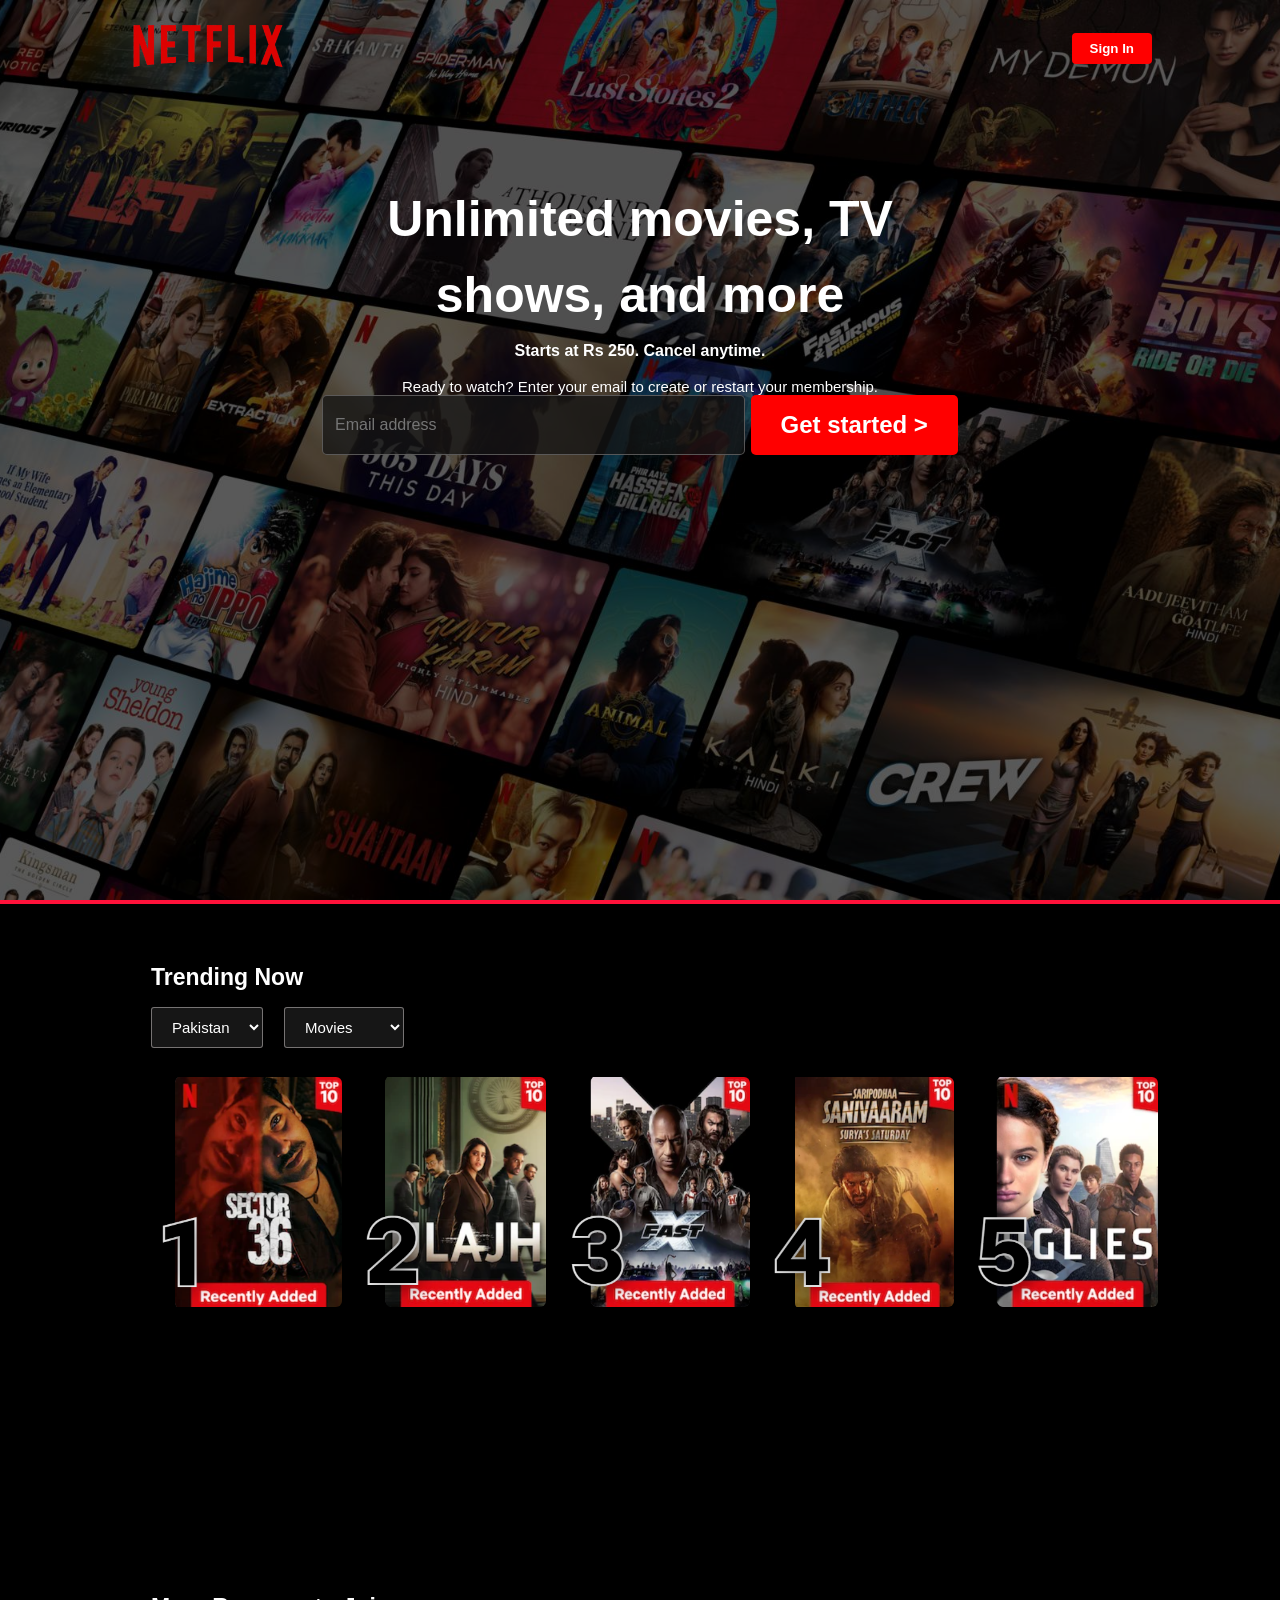
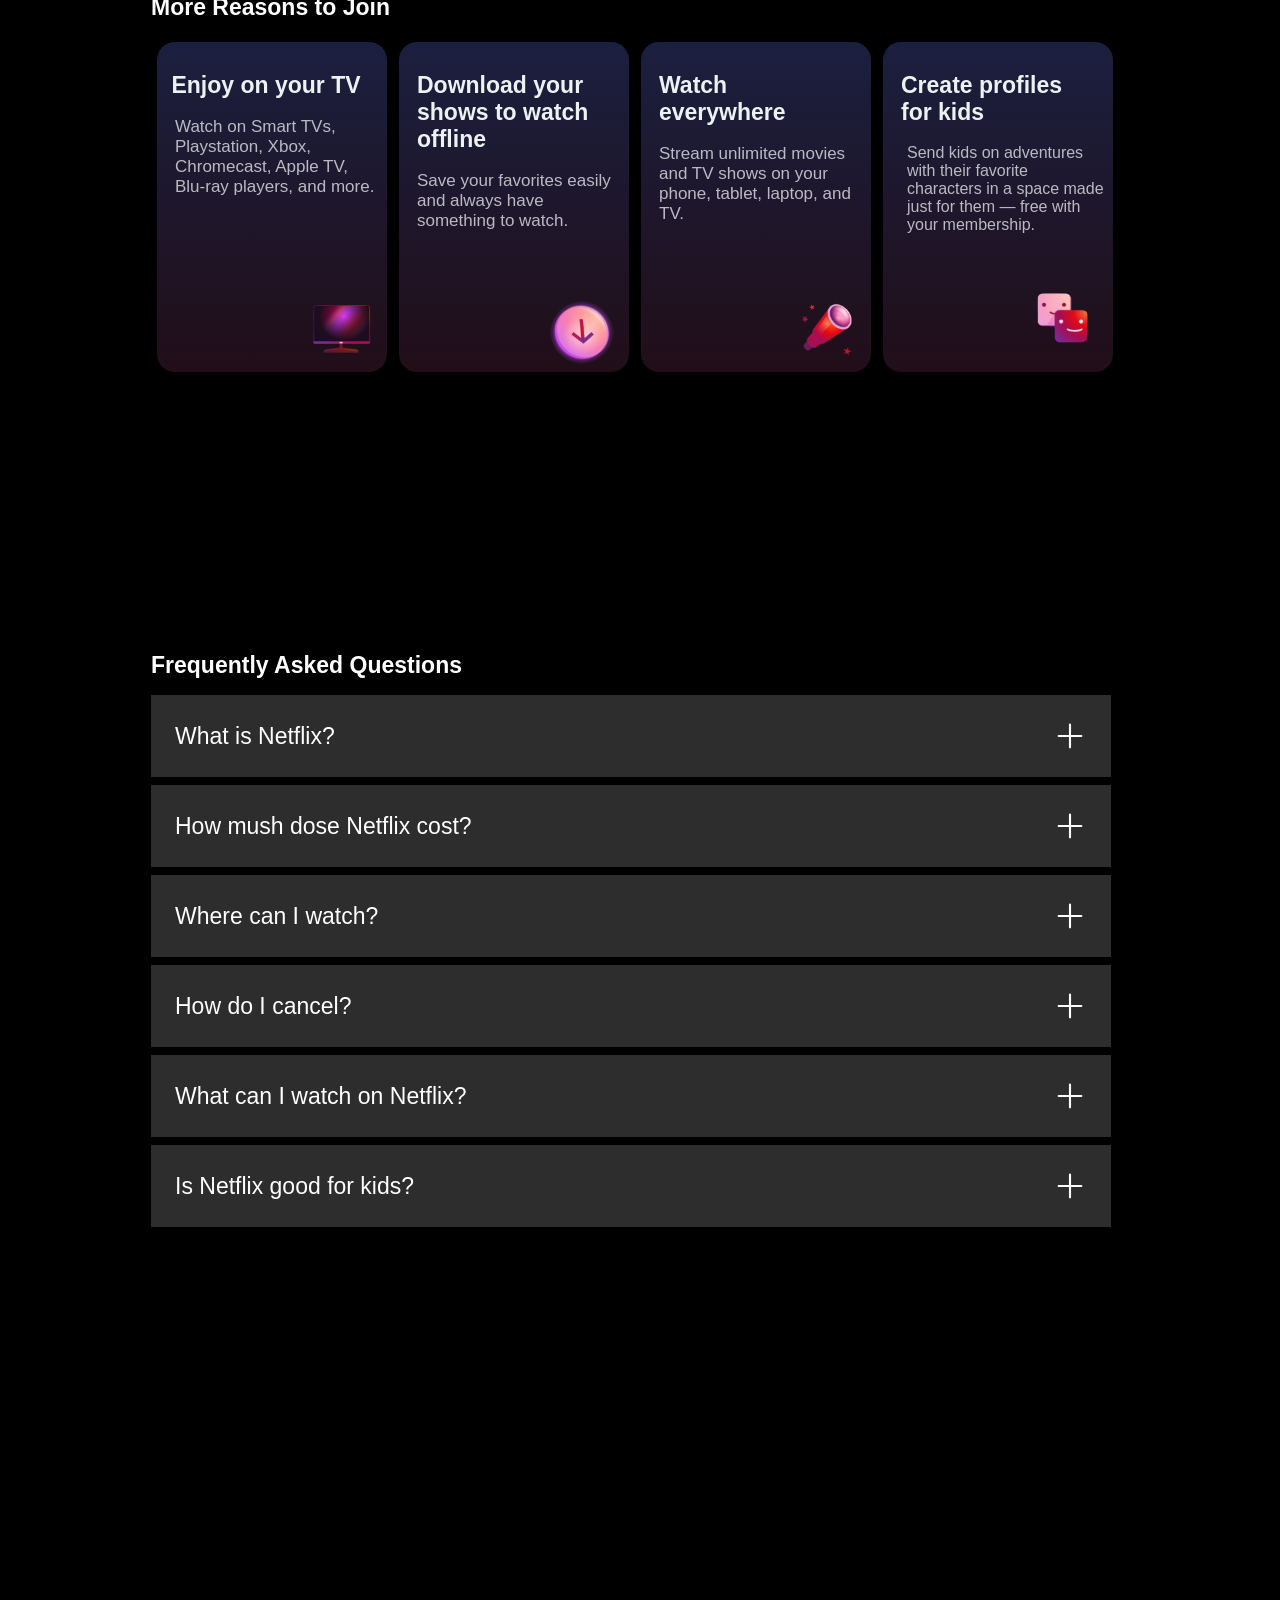
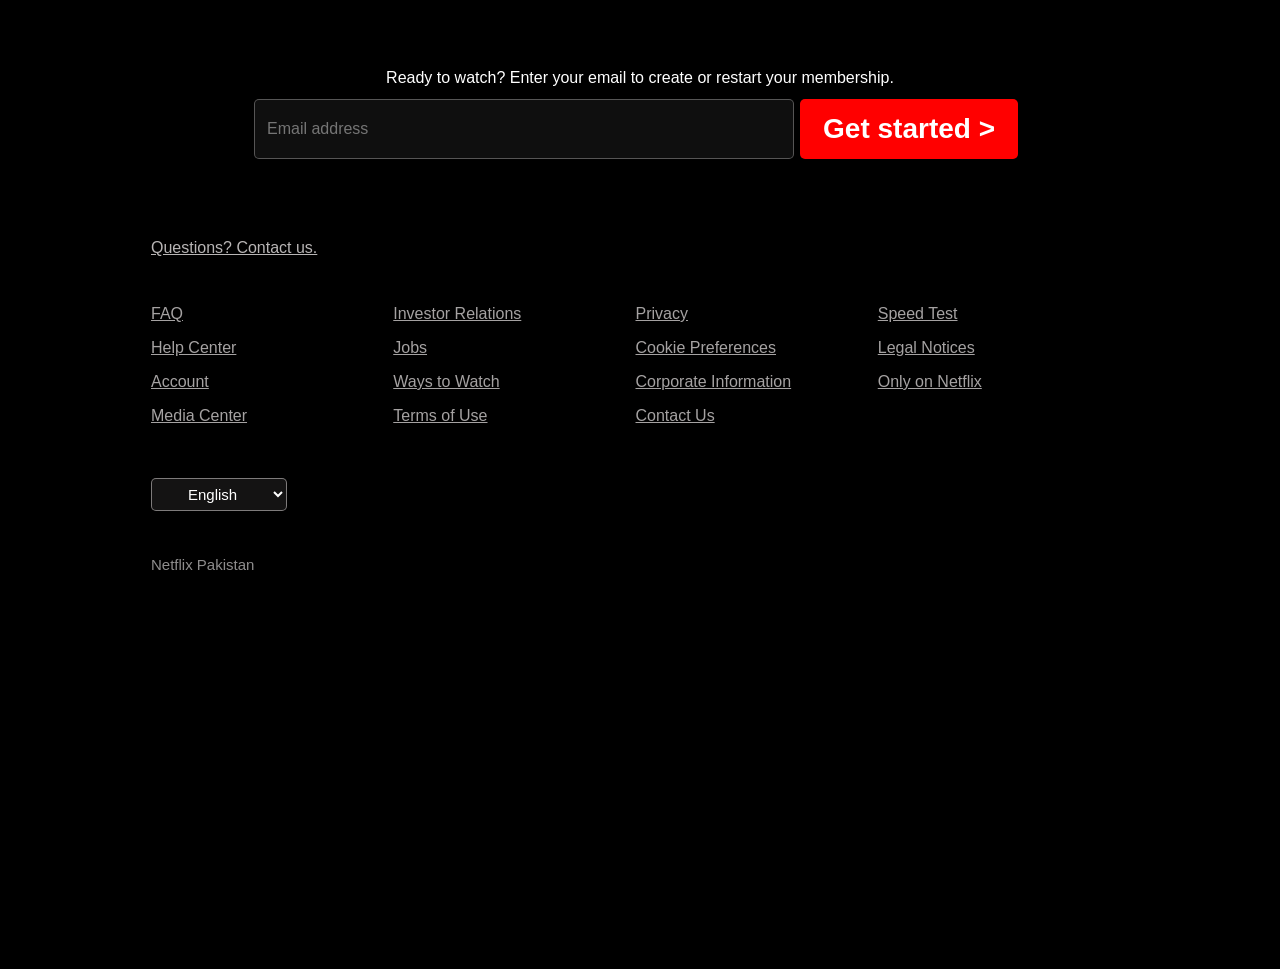
<file: index.html>
<!DOCTYPE html>
<html lang="en">
<head>
  <meta charset="UTF-8" />
  <meta name="viewport" content="width=device-width, initial-scale=1.0" />
  <title>Netflix Pakistan - Watch TV Shows Online, Watch Movies Online</title>
  <link rel="stylesheet" href="style.css"/>
</head>
<body>
  <div class="main">
    <nav>
      <span>
        <img width="160" src="imgs/netlogo-removebg-preview.png" alt="" />
      </span>
      <div>
        <a href="signin1.php"><button>Sign In</button></a>
      </div>
    </nav>
    <div class="box"></div>
    <div class="text">
      <span class="text1">Unlimited movies, TV </span>
      <span class="text2">shows, and more </span>
      <span class="text3">Starts at Rs 250. Cancel anytime.</span>
      <span class="text4">Ready to watch? Enter your email to create or restart your
        membership.</span>
    </div>
    <form action="signup.html" method="GET">
      <div class="email">
        <input type="text" placeholder="Email address" />
        <button onclick="window.location.href='signup.html'">Get started &gt</button>
      </div>
    </form>
  </div>
  <div class="seperate"></div>
  <div class="sec1">
    <div class="butt">
      <p>Trending Now</p>
      <span>
        <select>
          <option value="Pakistan">Pakistan</option>
          <option value="Global">Global</option>
        </select>
        <select>
          <option value="Movies">Movies</option>
          <option value="Tv shown">Tv Shows</option>
        </select>
      </span>
    </div>
    <div class="temp">
      <img src="imgs/img1.png" alt="" />
      <img src="imgs/img2.png" alt="" />
      <img src="imgs/img3.png" alt="" />
      <img src="imgs/img4.png" alt="" />
      <img src="imgs/img5.png" alt="" />
    </div>
  </div>
  <div class="sec2">
    <p>More Reasons to Join</p>
    <div class="cards">
      <div class="card1">
        <h2>Enjoy on your TV</h2>
        <p>
          Watch on Smart TVs, Playstation, Xbox, Chromecast, Apple TV, Blu-ray
          players, and more.
        </p>
        <img src="imgs/icon1.png" alt="" />
      </div>
      <div class="card2">
        <h2>Download your shows to watch offline</h2>
        <p>Save your favorites easily and always have something to watch.</p>
        <img src="imgs/icon2.png" alt="" />
      </div>
      <div class="card3">
        <h2>Watch everywhere</h2>
        <p>
          Stream unlimited movies and TV shows on your phone, tablet, laptop,
          and TV.
        </p>
        <img src="imgs/icon3.png" alt="" />
      </div>
      <div class="card4">
        <h2>Create profiles for kids</h2>
        <p>
          Send kids on adventures with their favorite characters in a space
          made just for them — free with your membership.
        </p>
        <img src="imgs/icon4.png" alt="" />
      </div>
    </div>
  </div>
  <div class="sec3">
    <p>Frequently Asked Questions</p>
    <div class="faq">
      <span>What is Netflix?</span>
      <svg xmlns="http://www.w3.org/2000/svg" viewBox="0 0 24 24" width="34" height="34" color="white" fill="none">
        <path d="M12 4V20M20 12H4" stroke="currentColor" stroke-width="1.5" stroke-linecap="round"
          stroke-linejoin="round" />
      </svg>
    </div>
    <div class="faq">
      <span>How mush dose Netflix cost?</span>
      <svg xmlns="http://www.w3.org/2000/svg" viewBox="0 0 24 24" width="34" height="34" color="white" fill="none">
        <path d="M12 4V20M20 12H4" stroke="currentColor" stroke-width="1.5" stroke-linecap="round"
          stroke-linejoin="round" />
      </svg>
    </div>
    <div class="faq">
      <span>Where can I watch?</span>
      <svg xmlns="http://www.w3.org/2000/svg" viewBox="0 0 24 24" width="34" height="34" color="white" fill="none">
        <path d="M12 4V20M20 12H4" stroke="currentColor" stroke-width="1.5" stroke-linecap="round"
          stroke-linejoin="round" />
      </svg>
    </div>
    <div class="faq">
      <span>How do I cancel?</span>
      <svg xmlns="http://www.w3.org/2000/svg" viewBox="0 0 24 24" width="34" height="34" color="white" fill="none">
        <path d="M12 4V20M20 12H4" stroke="currentColor" stroke-width="1.5" stroke-linecap="round"
          stroke-linejoin="round" />
      </svg>
    </div>
    <div class="faq">
      <span>What can I watch on Netflix?</span>
      <svg xmlns="http://www.w3.org/2000/svg" viewBox="0 0 24 24" width="34" height="34" color="white" fill="none">
        <path d="M12 4V20M20 12H4" stroke="currentColor" stroke-width="1.5" stroke-linecap="round"
          stroke-linejoin="round" />
      </svg>
    </div>
    <div class="faq">
      <span>Is Netflix good for kids?</span>
      <svg xmlns="http://www.w3.org/2000/svg" viewBox="0 0 24 24" width="34" height="34" color="white" fill="none">
        <path d="M12 4V20M20 12H4" stroke="currentColor" stroke-width="1.5" stroke-linecap="round"
          stroke-linejoin="round" />
      </svg>
    </div>
  </div>
  <footer>
    <p>
      Ready to watch? Enter your email to create or restart your membership.
    </p>
    <div class="email2">
      <input type="" placeholder="Email address" />
      <button onclick="window.location.href='signup.html'">Get started &gt</button>x
    </div>
    <ol>
      <u>Questions? Contact us.</u>
    </ol>
    <div class="grid">
      <ol>
        <u>FAQ</u>
      </ol>
      <ol>
        <u>Investor Relations</u>
      </ol>
      <ol>
        <u>Privacy</u>
      </ol>
      <ol>
        <u>Speed Test</u>
      </ol>
      <ol>
        <u>Help Center</u>
      </ol>
      <ol>
        <u> Jobs</u>
      </ol>
      <ol>
        <u> Cookie Preferences</u>
      </ol>
      <ol>
        <u> Legal Notices</u>
      </ol>
      <ol>
        <u> Account</u>
      </ol>
      <ol>
        <u> Ways to Watch</u>
      </ol>
      <ol>
        <u> Corporate Information</u>
      </ol>
      <ol>
        <u> Only on Netflix</u>
      </ol>
      <ol>
        <u> Media Center</u>
      </ol>
      <ol>
        <u>Terms of Use</u>
      </ol>
      <ol>
        <u> Contact Us</u>
      </ol>
    </div>
    <span>
      <select>
        <option value="English">English</option>
      </select>
    </span>
    <h5>Netflix Pakistan</h5>
  </footer>
 
</body>

</html>
</file>
<file: style.css>
* {
  padding: 0;
  margin: 0;
  box-sizing: border-box;
}

body {
  background-color: black;
}

.inputs .signup {
  margin-bottom: 16px;
  color: #b7b3b3;
  font-family: Arial, Helvetica, sans-serif;
}

.inputs .signup a {
  color: white;
  font-weight: bolder;
  font-family: Arial, Helvetica, sans-serif;
}

.inputs p {
  color: #b7b3b3;
  font-family: Arial, Helvetica, sans-serif;
  font-size: 16px;
}

.signin-form h1 {
  font-family: Arial, Helvetica, sans-serif;
  color: white;
}

.signup {
  display: flex;
}

.inputs button {
  position: relative;
  z-index: 10;
  border: none;
  padding: 12px 140px;
  margin-bottom: 12px;
  background-color: rgb(229, 9, 20);
  border-radius: 6px;
  cursor: pointer;
}

.inputs input {
  background-color: rgba(0, 0, 0, 0.479);
  height: 50px;
  width: 83%;
  padding-left: 12px;
  border: 1px solid white;
  border-radius: 5px;
  margin-bottom: 12px;
  color: white;
}

.inputs {
  padding-top: 33px;
}

.box-signin {
  display: flex;
  align-content: center;
  flex-direction: column;
  padding-left: 55px;
  padding-top: 55px;
  color: white;
  height: 75vh;
  width: 35%;
  margin-top: 11.5%;
  margin-left: 33%;
  opacity: 0.67;
  background-color: rgba(0, 0, 0, 0.968);
  position: absolute;
  top: 0;
}

.main {
  background-image: url(imgs/backgroundimg.jpg);
  height: 100vh;
  background-position: center center;
  background-repeat: no-repeat;
  background-size: cover;
  position: relative;
}

.box {
  height: 100vh;
  width: 100%;
  opacity: 0.55;
  background-color: rgba(0, 0, 0, 0.968);
  position: absolute;
  top: 0;
}

.main nav {
  background-color: transparent;
  display: flex;
  align-items: center;
  justify-content: space-between;
  max-width: 80vw;
  margin: auto;
  height: 70px;
  position: relative;
  z-index: 10;
  padding-top: 26px;
}

.main nav button:hover {
  background-color: rgb(189, 15, 15);
}

.main nav button {
  color: white;
  background-color: red;
  padding: 8px 18px;
  font-weight: 700;
  font-family: sans-serif;
  border-radius: 4px;
  border: none;
  cursor: pointer;
}

.text {
  color: white;
  margin-top: 120px;
  display: flex;
  align-items: center;
  justify-content: center;
  flex-direction: column;
  position: relative;
  z-index: 10;
  gap: 18px;
  padding: px;
  font-family: Verdana, Geneva, Tahoma, sans-serif;
}

.text1 {
  font-weight: bolder;
  text-align: center;
  font-size: 50px;
}

.text2 {
  font-weight: bolder;
  text-align: center;
  font-size: 50px;
}

.text3 {
  font-weight: 800;
  text-align: center;
}

.text4 {
  font-size: 15px;
  line-height: normal;
  text-align: center;
}

.email {
  width: 100%;
  position: relative;
  z-index: 10;
  display: flex;
  justify-content: center;
}

.email input {
  color: white;
  margin-right: 6px;
  height: 60px;
  width: 33%;
  padding-left: 12px;
  font-size: 16px;
  line-height: 24px;
  font-style: normal;
  background-color: rgba(21, 20, 20, 0.753);
  border: 1px solid rgba(109, 108, 108, 0.753);
  border-radius: 5px;
}

.email button:hover {
  background-color: rgb(185, 11, 11);
}

.email button {
  transition: all 0.2s ease-out;
  padding: 18px 30px;
  background-color: red;
  color: white;
  font-style: normal;
  font-size: 24px;
  line-height: 24px;
  border: none;
  font-weight: bolder;
  border-radius: 5px;
  cursor: pointer;
}

.seperate {
  height: 4px;

  background-color: rgb(255, 18, 58);
}

.sec1 {
  height: 70vh;
}

.butt {
  color: white;
  display: flex;
  flex-direction: column;
  margin: 60px 0px 5px 151px;
  row-gap: 16px;
}

.butt select {
  margin: 0px 17px 0px 0px;
  color: white;
  background-color: rgba(36, 35, 35, 0.637);
  padding: 10px 16px;
  border: 1px solid rgba(151, 146, 146, 0.753);
  border-radius: 3px;
  cursor: pointer;
  font-family: Arial, Helvetica, sans-serif;
  font-weight: 400;
  font-size: 15px;
}

.butt p {
  font-family: Arial, Helvetica, sans-serif;
  font-size: 23px;
  font-weight: 600;
}

.temp {
  display: flex;
  margin-left: 150px;
}

.temp img:hover {
  transform: scale(107%);
}

.temp img {
  transition: transform 0.4s ease-out;
  height: 230px;
  width: 180px;
  border-radius: 6px;
  margin: 24px 12px;
  cursor: pointer;
}

.sec2 {
  color: white;
  height: 70vh;
  flex-direction: column;
  display: flex;
  margin: 0px 0px 5px 151px;
}

.sec2 > :first-child {
  font-family: Arial, Helvetica, sans-serif;
  font-size: 23px;
  font-weight: 600;
}

.cards {
  display: flex;
  margin-top: 15px;
}

.card1 {
  color: rgb(236, 242, 242);
  background-image: linear-gradient(to top, #210e18, #1b1f3f);
  border-radius: 18px;
  margin: 6px;
  height: 330px;
  width: 230px;
}

.card1 h2 {
  display: flex;
  margin: 30px 12px 0px 0px;
  align-items: center;
  justify-content: center;
  font-family: Arial, Helvetica, sans-serif;
  font-size: 23px;
  font-weight: 600;
}

.card1 p {
  color: #babac3;
  display: flex;
  align-items: center;
  justify-content: center;
  font-family: Arial, Helvetica, sans-serif;
  font-size: 17px;
  margin: 18px 10px 0px 18px;
}

.card1 img {
  position: relative;
  top: 50px;
  bottom: 70px;
  height: 70px;
  width: 70px;
  margin: 50px 0px 0px 150px;
}

.card2 {
  color: rgb(236, 242, 242);
  background-image: linear-gradient(to top, #210e18, #1b1f3f);
  border-radius: 18px;
  margin: 6px;
  height: 330px;
  width: 230px;
}

.card2 h2 {
  display: flex;
  margin: 30px 12px 0px 18px;
  align-items: center;
  justify-content: center;
  font-family: Arial, Helvetica, sans-serif;
  font-size: 23px;
  font-weight: 600;
}

.card2 p {
  color: #babac3;
  display: flex;
  align-items: center;
  justify-content: center;
  font-family: Arial, Helvetica, sans-serif;
  font-size: 17px;
  margin: 18px 10px 0px 18px;
}

.card2 img {
  position: relative;
  top: 20px;
  bottom: 70px;
  height: 70px;
  width: 70px;
  margin: 50px 0px 0px 150px;
}

.card3 {
  color: rgb(236, 242, 242);
  background-image: linear-gradient(to top, #210e18, #1b1f3f);
  border-radius: 18px;
  margin: 6px;
  height: 330px;
  width: 230px;
}

.card3 h2 {
  display: flex;
  margin: 30px 12px 0px 18px;
  align-items: center;
  justify-content: center;
  font-family: Arial, Helvetica, sans-serif;
  font-size: 23px;
  font-weight: 600;
}

.card3 p {
  color: #babac3;
  display: flex;
  align-items: center;
  justify-content: center;
  font-family: Arial, Helvetica, sans-serif;
  font-size: 17px;
  margin: 18px 10px 0px 18px;
}

.card3 img {
  position: relative;
  top: 20px;
  bottom: 70px;
  height: 70px;
  width: 70px;
  margin: 50px 0px 0px 150px;
}

.card4 {
  color: rgb(236, 242, 242);
  background-image: linear-gradient(to top, #210e18, #1b1f3f);
  border-radius: 18px;
  margin: 6px;
  height: 330px;
  width: 230px;
}

.card4 h2 {
  display: flex;
  margin: 30px 15px 0px 18px;
  align-items: center;
  justify-content: center;
  font-family: Arial, Helvetica, sans-serif;
  font-size: 23px;
  font-weight: 600;
}

.card4 p {
  color: #babac3;
  display: flex;
  align-items: center;
  justify-content: center;
  font-family: Arial, Helvetica, sans-serif;
  font-size: 16px;
  margin: 18px 9px 0px 24px;
}

.card4 img {
  position: relative;
  top: 8px;
  bottom: 70px;
  height: 55px;
  width: 60px;
  margin: 50px 0px 0px 150px;
}

.sec3 {
  height: 115vh;
  color: white;
  flex-direction: column;
  display: flex;
  margin: 0px 0px 5px 151px;
}

.sec3 p {
  font-family: Arial, Helvetica, sans-serif;
  font-size: 23px;
  margin-top: 23px;
  margin-bottom: 16px;
  font-weight: 600;
}

.faq:hover {
  background-color: rgba(99, 98, 98, 0.717);
}

.faq {
  transition: all 0.2s ease-out;
  display: flex;
  align-items: center;
  justify-content: space-between;
  width: 75vw;
  cursor: pointer;
  background-color: rgba(63, 63, 63, 0.717);
  padding: 24px;
  margin-bottom: 8px;
  font-size: 32px;
  font-family: Arial, Helvetica, sans-serif;
  font-size: 23px;
  font-weight: 200;
}

footer {
  height: 100vh;
}

footer p {
  color: white;
  font-family: Arial, Helvetica, sans-serif;
  font-size: 16px;
  line-height: normal;
  text-align: center;
}

.email2 {
  position: relative;
  z-index: 10;
  display: flex;
  justify-content: center;
  margin: 12px;
}

.email2 input {
  color: white;
  margin-right: 6px;
  height: 60px;
  width: 43%;
  padding-left: 12px;
  font-size: 16px;
  line-height: 24px;
  font-style: normal;
  background-color: rgba(21, 20, 20, 0.753);
  border: 1px solid rgba(109, 108, 108, 0.753);
  border-radius: 5px;
}

.email2 button:hover {
  background-color: rgb(185, 11, 11);
}

.email2 button {
  transition: all 0.2s ease-out;
  padding: 16px 23px;
  background-color: red;
  color: white;
  font-style: normal;
  font-size: 28px;
  line-height: 24px;
  border: none;
  font-weight: 550;
  border-radius: 5px;
  cursor: pointer;
}

footer > ol {
  color: rgb(184, 181, 181);
  list-style: none;
  font-family: Arial, Helvetica, sans-serif;
  font-size: 16px;
  display: flex;
  flex-direction: column;
  margin: 80px 0px 5px 151px;
  cursor: pointer;
}

.grid {
  color: rgb(165, 162, 162);
  list-style: none;
  font-family: Arial, Helvetica, sans-serif;
  font-size: 16px;
  display: grid;
  grid-template-columns: 1fr 1fr 1fr 1fr;
  margin: 40px 160px 5px 151px;
}

.grid ol {
  margin: 8px 0px;
  cursor: pointer;
}

footer span select {
  margin: 40px 160px 5px 151px;
  color: white;
  background-color: rgba(32, 30, 30, 0.637);
  padding: 6px 32px;
  border: 1px solid rgba(161, 157, 157, 0.753);
  border-radius: 5px;
  cursor: pointer;
  font-family: Arial, Helvetica, sans-serif;
  font-weight: 400;
  font-size: 15px;
}

footer h5 {
  color: rgb(142, 141, 141);
  margin: 40px 160px 5px 151px;
  font-family: Arial, Helvetica, sans-serif;
  font-weight: 400;
  font-size: 15px;
}

@media only screen and (min-width: 768px) and (max-width: 1024px) {
  .main nav {
    max-width: 90vw;
  }

  .sec1 {
    height: 20vh;
  }

  .sec1 {
    position: relative;
    z-index: 20;
  }

  .text1,
  .text2 {
    font-size: 40px;
  }

  .email {
    display: flex;
    flex-direction: column;
  }

  .email input,
  .email2 input {
    padding: 16px 100px 16px 20px;
  }

  .temp img {
    height: 180px;
    width: 130px;
  }

  .cards {
    flex-direction: row;
    justify-content: center;
  }

  .card {
    flex-basis: 45%;
  }
}

@media only screen and (max-width: 767px) {
  .main {
    height: auto;
  }

  .sec1 {
    height: 180vh;
    flex-direction: column;
  }

  .sec2 {
    height: 160vh;
    margin: 0px;
  }

  .sec2 p {
    margin: 0px 100px;
  }

  .sec3 {
    height: 80vh;
    margin: 0px 50px;
  }

  .faq {
    width: 80vw;
  }

  .sec1 {
    position: relative;
    z-index: 20;
  }

  .temp {
    margin: 0px 0px 5px 0px;
  }

  .main nav {
    max-width: 100vw;
  }

  .text1,
  .text2 {
    font-size: 30px;
  }

  .email button,
  .email2 button {
    margin: 6px;
    font-size: 16px;
  }

  .email {
    display: flex;
    flex-direction: column;
  }

  .email input,
  .email2 input {
    padding: 14px 50px 14px 18px;
  }

  .temp {
    flex-direction: column;
    align-items: center;
  }

  .temp img {
    height: 210px;
    width: 160px;
  }

  .cards {
    flex-direction: column;
    align-items: center;
  }

  .grid {
    margin: 23px 0px 0px 0px;
  }

  footer {
    text-align: center;
  }

  footer .email2 input {
    padding: 0px 60px 14px 18px;
  }

  footer ol {
    display: block;
    margin: 23px 0px 0px 0px;
  }

  .butt select {
    display: flex;
    margin: 12px;
    padding: 12px 180px 12px 122px;
  }

  .butt {
    align-items: center;
    text-align: center;

    margin: 34px 0px 23px 0px;
  }
}
</file>
